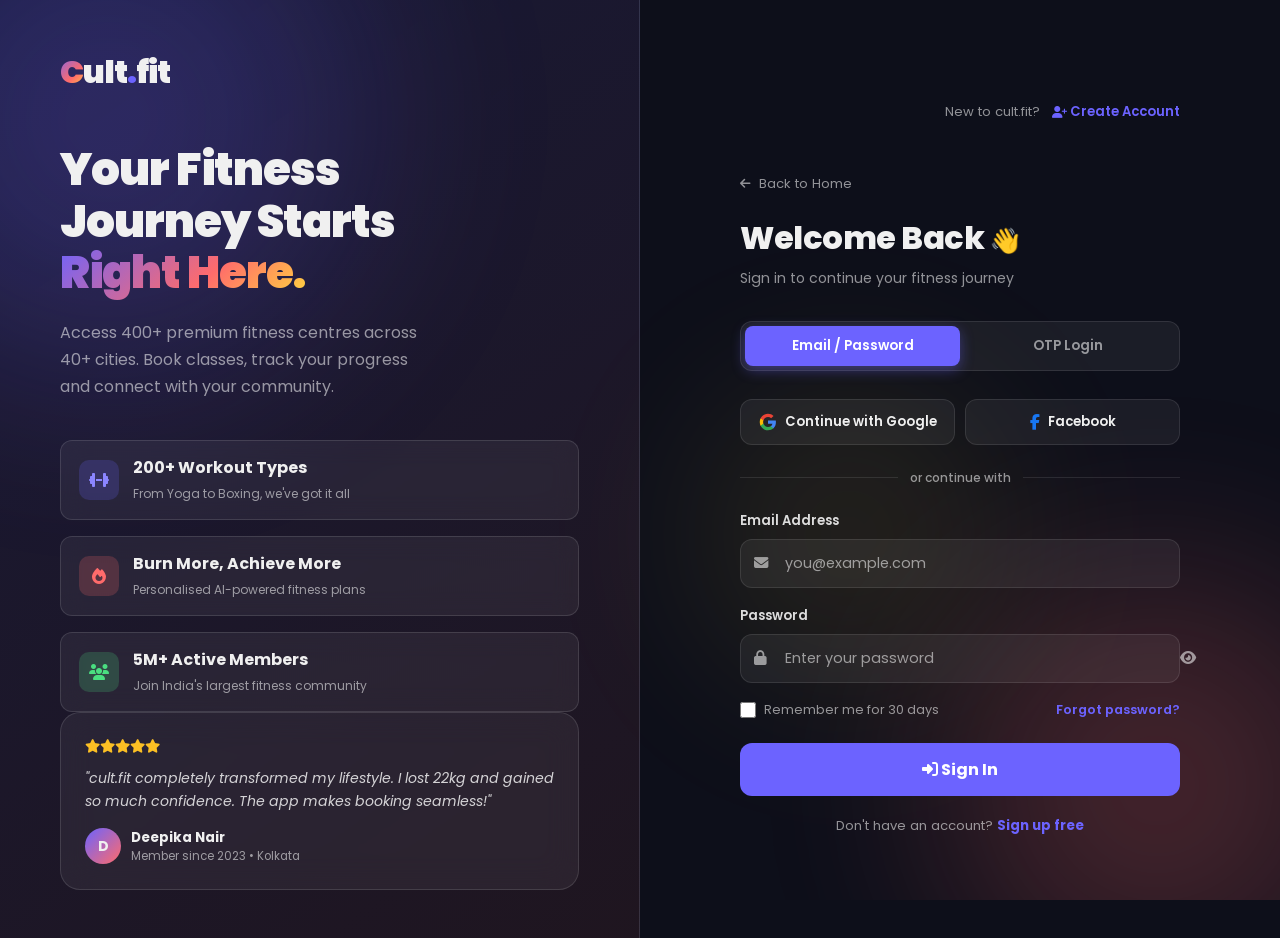
<file: login.html>
﻿<!DOCTYPE html>
<html lang="en">
<head>
  <meta charset="UTF-8" />
  <meta name="viewport" content="width=device-width, initial-scale=1.0" />
  <meta name="description" content="Login to cult.fit - Access your fitness dashboard, book classes and track your progress." />
  <title>Login | cult.fit</title>
  <link rel="preconnect" href="https://fonts.googleapis.com" />
  <link rel="preconnect" href="https://fonts.gstatic.com" crossorigin />
  <link href="https://fonts.googleapis.com/css2?family=Poppins:wght@300;400;500;600;700;800;900&family=Manrope:wght@400;600;700;800&display=swap" rel="stylesheet" />
  <link rel="stylesheet" href="https://cdnjs.cloudflare.com/ajax/libs/font-awesome/6.5.0/css/all.min.css" />
  <style>
    *, *::before, *::after { box-sizing: border-box; margin: 0; padding: 0; }
    html { scroll-behavior: smooth; }
    body { font-family: 'Poppins', sans-serif; background: #0d0f1a; color: #f0f0f0; min-height: 100vh; overflow-x: hidden; }
    a { text-decoration: none; color: inherit; }
    :root {
      --primary: #6c63ff;
      --primary-dark: #5a52e0;
      --accent: #ff6b6b;
      --grad: linear-gradient(135deg, #6c63ff 0%, #ff6b6b 60%, #ffd93d 100%);
      --glass: rgba(255,255,255,0.06);
      --glass-border: rgba(255,255,255,0.12);
      --border: rgba(255,255,255,0.1);
      --text-muted: rgba(255,255,255,0.55);
      --radius: 20px;
      --radius-sm: 12px;
      --error: #f43f5e;
      --success: #4ade80;
    }

    /* BG Orbs */
    .bg-wrap { position: fixed; inset: 0; z-index: 0; overflow: hidden; }
    .orb { position: absolute; border-radius: 50%; filter: blur(90px); opacity: 0.3; animation: orbFloat 10s ease-in-out infinite; }
    .orb-1 { width: 600px; height: 600px; background: radial-gradient(circle, #6c63ff, transparent); top: -20%; left: -15%; }
    .orb-2 { width: 500px; height: 500px; background: radial-gradient(circle, #ff6b6b, transparent); bottom: -15%; right: -10%; animation-delay: 4s; }
    .orb-3 { width: 350px; height: 350px; background: radial-gradient(circle, #ffd93d, transparent); top: 40%; right: 20%; animation-delay: 7s; opacity: 0.15; }
    @keyframes orbFloat { 0%,100%{transform:translate(0,0)}50%{transform:translate(25px,-30px)} }

    /* Layout */
    .page { position: relative; z-index: 1; min-height: 100vh; display: grid; grid-template-columns: 1fr 1fr; }

    /* LEFT PANEL */
    .left-panel { background: linear-gradient(145deg, rgba(108,99,255,0.12) 0%, rgba(255,107,107,0.08) 100%); border-right: 1px solid var(--glass-border); padding: 48px 60px; display: flex; flex-direction: column; justify-content: space-between; position: relative; overflow: hidden; }
    .left-panel::before { content: ''; position: absolute; inset: 0; background: url('https://images.unsplash.com/photo-1534438327276-14e5300c3a48?w=800&q=80') center/cover no-repeat; opacity: 0.08; }
    .lp-top { position: relative; z-index: 1; }
    .brand-logo { font-size: 2rem; font-weight: 900; letter-spacing: -1px; margin-bottom: 48px; display: inline-block; }
    .brand-logo .lc { background: var(--grad); -webkit-background-clip: text; -webkit-text-fill-color: transparent; background-clip: text; }
    .brand-logo .ld { color: #6c63ff; }
    .lp-headline { font-size: clamp(2rem, 3.5vw, 2.8rem); font-weight: 900; line-height: 1.15; letter-spacing: -1px; margin-bottom: 20px; }
    .lp-headline span { background: var(--grad); -webkit-background-clip: text; -webkit-text-fill-color: transparent; background-clip: text; }
    .lp-sub { color: var(--text-muted); font-size: 1rem; line-height: 1.7; max-width: 380px; margin-bottom: 40px; }
    .lp-stats { display: flex; flex-direction: column; gap: 16px; }
    .stat-row { display: flex; align-items: center; gap: 14px; background: var(--glass); border: 1px solid var(--glass-border); border-radius: var(--radius-sm); padding: 14px 18px; backdrop-filter: blur(12px); }
    .stat-ico { width: 40px; height: 40px; border-radius: 10px; display: flex; align-items: center; justify-content: center; font-size: 1rem; flex-shrink: 0; }
    .ico-purple { background: rgba(108,99,255,0.2); color: #8b85ff; }
    .ico-orange { background: rgba(255,107,107,0.2); color: #ff6b6b; }
    .ico-green { background: rgba(74,222,128,0.2); color: #4ade80; }
    .stat-row strong { font-size: 1rem; font-weight: 700; display: block; }
    .stat-row span { font-size: 0.75rem; color: var(--text-muted); }
    .lp-bottom { position: relative; z-index: 1; }
    .testimonial-mini { background: var(--glass); border: 1px solid var(--glass-border); backdrop-filter: blur(16px); border-radius: var(--radius); padding: 24px; }
    .tm-stars { color: #fbbf24; font-size: 0.85rem; margin-bottom: 10px; }
    .tm-text { font-size: 0.88rem; color: rgba(255,255,255,0.8); line-height: 1.65; font-style: italic; margin-bottom: 14px; }
    .tm-author { display: flex; align-items: center; gap: 10px; }
    .tm-av { width: 36px; height: 36px; border-radius: 50%; background: linear-gradient(135deg,#6c63ff,#ff6b6b); display: flex; align-items: center; justify-content: center; font-weight: 700; font-size: 0.9rem; }
    .tm-author h4 { font-size: 0.85rem; font-weight: 700; }
    .tm-author p { font-size: 0.72rem; color: var(--text-muted); }

    /* RIGHT PANEL - FORM */
    .right-panel { padding: 40px 60px; display: flex; align-items: center; justify-content: center; }
    .form-box { width: 100%; max-width: 440px; }
    .form-nav { display: flex; justify-content: flex-end; align-items: center; gap: 12px; margin-bottom: 48px; }
    .form-nav span { font-size: 0.82rem; color: var(--text-muted); }
    .form-nav a { font-size: 0.82rem; font-weight: 600; color: var(--primary); transition: color 0.2s; }
    .form-nav a:hover { color: #ff6b6b; }
    .form-hdr { margin-bottom: 32px; }
    .form-hdr h1 { font-size: 2rem; font-weight: 800; letter-spacing: -0.5px; margin-bottom: 6px; }
    .form-hdr p { font-size: 0.88rem; color: var(--text-muted); }
    /* Tabs */
    .auth-tabs { display: flex; background: rgba(255,255,255,0.06); border: 1px solid var(--border); border-radius: var(--radius-sm); padding: 4px; margin-bottom: 28px; }
    .auth-tab { flex: 1; padding: 10px; text-align: center; font-size: 0.85rem; font-weight: 600; border-radius: 8px; cursor: pointer; transition: all 0.25s; color: var(--text-muted); border: none; background: transparent; font-family: 'Poppins', sans-serif; }
    .auth-tab.active { background: var(--primary); color: white; box-shadow: 0 4px 14px rgba(108,99,255,0.4); }
    /* Social Logins */
    .social-btns { display: flex; gap: 10px; margin-bottom: 24px; }
    .soc-btn { flex: 1; display: flex; align-items: center; justify-content: center; gap: 8px; padding: 12px; background: var(--glass); border: 1.5px solid var(--border); border-radius: var(--radius-sm); font-size: 0.82rem; font-weight: 600; cursor: pointer; transition: all 0.25s; font-family: 'Poppins', sans-serif; color: inherit; }
    .soc-btn:hover { background: rgba(255,255,255,0.12); border-color: rgba(255,255,255,0.2); transform: translateY(-2px); }
    .soc-btn img { width: 18px; height: 18px; }
    .divider { display: flex; align-items: center; gap: 12px; margin-bottom: 24px; }
    .div-line { flex: 1; height: 1px; background: var(--border); }
    .div-text { font-size: 0.75rem; color: var(--text-muted); font-weight: 500; white-space: nowrap; }
    /* Form Fields */
    .fgrp { margin-bottom: 18px; }
    .fgrp label { display: block; font-size: 0.82rem; font-weight: 600; margin-bottom: 8px; color: rgba(255,255,255,0.85); }
    .finput-wrap { position: relative; }
    .finput-wrap i { position: absolute; left: 14px; top: 50%; transform: translateY(-50%); color: var(--text-muted); font-size: 0.9rem; pointer-events: none; }
    .finput-wrap input { width: 100%; background: rgba(255,255,255,0.06); border: 1.5px solid var(--border); border-radius: var(--radius-sm); padding: 13px 44px; color: inherit; font-family: 'Poppins', sans-serif; font-size: 0.9rem; outline: none; transition: all 0.25s; }
    .finput-wrap input::placeholder { color: var(--text-muted); }
    .finput-wrap input:focus { border-color: var(--primary); background: rgba(108,99,255,0.08); box-shadow: 0 0 0 3px rgba(108,99,255,0.15); }
    .finput-wrap input.error { border-color: var(--error); }
    .pwd-toggle { position: absolute; right: 14px; top: 50%; transform: translateY(-50%); background: none; border: none; color: var(--text-muted); cursor: pointer; font-size: 0.9rem; transition: color 0.2s; }
    .pwd-toggle:hover { color: white; }
    .field-error { font-size: 0.73rem; color: var(--error); margin-top: 5px; display: none; }
    .field-error.show { display: block; }
    /* Forgot / Remember */
    .form-meta { display: flex; align-items: center; justify-content: space-between; margin-bottom: 24px; }
    .remember { display: flex; align-items: center; gap: 8px; cursor: pointer; font-size: 0.8rem; color: var(--text-muted); }
    .remember input { width: 16px; height: 16px; accent-color: var(--primary); cursor: pointer; }
    .forgot-link { font-size: 0.8rem; font-weight: 600; color: var(--primary); transition: color 0.2s; }
    .forgot-link:hover { color: #ff6b6b; }
    /* Submit */
    .btn-login { width: 100%; padding: 14px; background: var(--primary); border: none; border-radius: var(--radius-sm); color: white; font-size: 1rem; font-weight: 700; font-family: 'Poppins', sans-serif; cursor: pointer; transition: all 0.3s; display: flex; align-items: center; justify-content: center; gap: 10px; margin-bottom: 20px; position: relative; overflow: hidden; }
    .btn-login::before { content: ''; position: absolute; inset: 0; background: linear-gradient(135deg, rgba(255,255,255,0.15), transparent); opacity: 0; transition: opacity 0.3s; }
    .btn-login:hover { background: var(--primary-dark); transform: translateY(-2px); box-shadow: 0 8px 28px rgba(108,99,255,0.55); }
    .btn-login:hover::before { opacity: 1; }
    .btn-login:active { transform: translateY(0); }
    .btn-login.loading { pointer-events: none; }
    .spinner { width: 18px; height: 18px; border: 2px solid rgba(255,255,255,0.3); border-top-color: white; border-radius: 50%; animation: spin 0.7s linear infinite; display: none; }
    .btn-login.loading .spinner { display: block; }
    .btn-login.loading .btn-txt { display: none; }
    @keyframes spin { to { transform: rotate(360deg); } }
    .signup-txt { text-align: center; font-size: 0.82rem; color: var(--text-muted); }
    .signup-txt a { font-weight: 700; color: var(--primary); transition: color 0.2s; }
    .signup-txt a:hover { color: #ff6b6b; }
    /* OTP Tab */
    .otp-wrap { display: none; }
    .otp-wrap.visible { display: block; }
    .phone-input-wrap { display: flex; gap: 10px; }
    .cc-select { background: rgba(255,255,255,0.06); border: 1.5px solid var(--border); border-radius: var(--radius-sm); padding: 13px 12px; color: inherit; font-family: 'Poppins', sans-serif; font-size: 0.9rem; outline: none; transition: border-color 0.25s; cursor: pointer; min-width: 80px; }
    .cc-select:focus { border-color: var(--primary); }
    .otp-hint { font-size: 0.78rem; color: var(--text-muted); margin-bottom: 18px; }
    .otp-boxes { display: flex; gap: 10px; justify-content: center; margin-bottom: 20px; }
    .otp-box { width: 52px; height: 56px; text-align: center; background: rgba(255,255,255,0.06); border: 1.5px solid var(--border); border-radius: var(--radius-sm); color: inherit; font-family: 'Manrope', sans-serif; font-size: 1.4rem; font-weight: 700; outline: none; transition: all 0.25s; }
    .otp-box:focus { border-color: var(--primary); background: rgba(108,99,255,0.1); box-shadow: 0 0 0 3px rgba(108,99,255,0.15); }
    .resend-wrap { text-align: center; font-size: 0.8rem; color: var(--text-muted); margin-bottom: 20px; }
    .resend-btn { background: none; border: none; color: var(--primary); font-family: 'Poppins', sans-serif; font-size: 0.8rem; font-weight: 600; cursor: pointer; display: none; transition: color 0.2s; }
    .resend-btn.show { display: inline; }
    .resend-btn:hover { color: #ff6b6b; }
    /* Success toast */
    .toast { position: fixed; top: 28px; right: 28px; z-index: 9999; background: rgba(20,24,40,0.97); border: 1px solid rgba(74,222,128,0.4); border-radius: var(--radius-sm); padding: 16px 24px; display: flex; align-items: center; gap: 12px; transform: translateX(120%); transition: transform 0.4s cubic-bezier(0.4,0,0.2,1); box-shadow: 0 8px 32px rgba(0,0,0,0.5); min-width: 280px; }
    .toast.show { transform: translateX(0); }
    .toast-ico { width: 36px; height: 36px; background: rgba(74,222,128,0.15); border-radius: 50%; display: flex; align-items: center; justify-content: center; color: #4ade80; font-size: 1rem; flex-shrink: 0; }
    .toast h4 { font-size: 0.9rem; font-weight: 700; margin-bottom: 2px; }
    .toast p { font-size: 0.78rem; color: var(--text-muted); }
    /* Progress bar */
    .pwd-strength { height: 4px; border-radius: 4px; background: var(--border); margin-top: 8px; overflow: hidden; display: none; }
    .pwd-strength-bar { height: 100%; border-radius: 4px; width: 0; transition: width 0.35s, background 0.35s; }
    .pwd-strength-label { font-size: 0.7rem; margin-top: 4px; display: none; }
    /* Responsive */
    @media (max-width: 860px) {
      .page { grid-template-columns: 1fr; }
      .left-panel { display: none; }
      .right-panel { padding: 40px 24px; align-items: flex-start; padding-top: 60px; }
      .form-box { max-width: 100%; }
    }
    /* Animated gradient border on focus card */
    .form-box::before { content: none; }
    /* Floating label animation on valid */
    .finput-wrap input:valid:not(:placeholder-shown) { border-color: rgba(74,222,128,0.5); }
    /* Back link */
    .back-link { display: inline-flex; align-items: center; gap: 8px; font-size: 0.82rem; color: var(--text-muted); margin-bottom: 20px; transition: color 0.25s; }
    .back-link:hover { color: white; }
    .back-link i { font-size: 0.75rem; }
  </style>
</head>
<body>
  <!-- BG -->
  <div class="bg-wrap">
    <div class="orb orb-1"></div>
    <div class="orb orb-2"></div>
    <div class="orb orb-3"></div>
  </div>

  <!-- SUCCESS TOAST -->
  <div class="toast" id="toast">
    <div class="toast-ico"><i class="fas fa-check"></i></div>
    <div><h4>Login Successful!</h4><p>Welcome back! Redirecting to dashboard...</p></div>
  </div>

  <div class="page">
    <!-- LEFT PANEL -->
    <div class="left-panel">
      <div class="lp-top">
        <a href="index.html" class="brand-logo"><span class="lc">C</span>ult<span class="ld">.</span>fit</a>
        <h2 class="lp-headline">Your Fitness<br/>Journey Starts<br/><span>Right Here.</span></h2>
        <p class="lp-sub">Access 400+ premium fitness centres across 40+ cities. Book classes, track your progress and connect with your community.</p>
        <div class="lp-stats">
          <div class="stat-row"><div class="stat-ico ico-purple"><i class="fas fa-dumbbell"></i></div><div><strong>200+ Workout Types</strong><span>From Yoga to Boxing, we've got it all</span></div></div>
          <div class="stat-row"><div class="stat-ico ico-orange"><i class="fas fa-fire"></i></div><div><strong>Burn More, Achieve More</strong><span>Personalised AI-powered fitness plans</span></div></div>
          <div class="stat-row"><div class="stat-ico ico-green"><i class="fas fa-users"></i></div><div><strong>5M+ Active Members</strong><span>Join India's largest fitness community</span></div></div>
        </div>
      </div>
      <div class="lp-bottom">
        <div class="testimonial-mini">
          <div class="tm-stars"><i class="fas fa-star"></i><i class="fas fa-star"></i><i class="fas fa-star"></i><i class="fas fa-star"></i><i class="fas fa-star"></i></div>
          <p class="tm-text">"cult.fit completely transformed my lifestyle. I lost 22kg and gained so much confidence. The app makes booking seamless!"</p>
          <div class="tm-author"><div class="tm-av">D</div><div><h4>Deepika Nair</h4><p>Member since 2023 &bull; Kolkata</p></div></div>
        </div>
      </div>
    </div>

    <!-- RIGHT PANEL -->
    <div class="right-panel">
      <div class="form-box">
        <div class="form-nav">
          <span>New to cult.fit?</span>
          <a href="#" id="signupNavLink"><i class="fas fa-user-plus" style="font-size:0.75rem"></i> Create Account</a>
        </div>
        <a href="index.html" class="back-link"><i class="fas fa-arrow-left"></i> Back to Home</a>
        <div class="form-hdr">
          <h1>Welcome Back <span style="font-size:1.5rem">&#128075;</span></h1>
          <p>Sign in to continue your fitness journey</p>
        </div>

        <!-- TABS -->
        <div class="auth-tabs">
          <button class="auth-tab active" id="tabEmail" onclick="switchTab('email')">Email / Password</button>
          <button class="auth-tab" id="tabOtp" onclick="switchTab('otp')">OTP Login</button>
        </div>

        <!-- SOCIAL LOGINS -->
        <div class="social-btns">
          <button class="soc-btn" onclick="socialLogin('Google')">
            <svg width="18" height="18" viewBox="0 0 24 24"><path fill="#4285F4" d="M22.56 12.25c0-.78-.07-1.53-.2-2.25H12v4.26h5.92c-.26 1.37-1.04 2.53-2.21 3.31v2.77h3.57c2.08-1.92 3.28-4.74 3.28-8.09z"/><path fill="#34A853" d="M12 23c2.97 0 5.46-.98 7.28-2.66l-3.57-2.77c-.98.66-2.23 1.06-3.71 1.06-2.86 0-5.29-1.93-6.16-4.53H2.18v2.84C3.99 20.53 7.7 23 12 23z"/><path fill="#FBBC05" d="M5.84 14.09c-.22-.66-.35-1.36-.35-2.09s.13-1.43.35-2.09V7.07H2.18C1.43 8.55 1 10.22 1 12s.43 3.45 1.18 4.93l2.85-2.22.81-.62z"/><path fill="#EA4335" d="M12 5.38c1.62 0 3.06.56 4.21 1.64l3.15-3.15C17.45 2.09 14.97 1 12 1 7.7 1 3.99 3.47 2.18 7.07l3.66 2.84c.87-2.6 3.3-4.53 6.16-4.53z"/></svg>
            Continue with Google
          </button>
          <button class="soc-btn" onclick="socialLogin('Facebook')">
            <i class="fab fa-facebook-f" style="color:#1877f2;font-size:1rem"></i>
            Facebook
          </button>
        </div>
        <div class="divider"><div class="div-line"></div><span class="div-text">or continue with</span><div class="div-line"></div></div>

        <!-- EMAIL FORM -->
        <div id="emailForm">
          <div class="fgrp">
            <label for="email">Email Address</label>
            <div class="finput-wrap">
              <i class="fas fa-envelope"></i>
              <input type="email" id="email" placeholder="you@example.com" autocomplete="email" />
            </div>
            <p class="field-error" id="emailErr">Please enter a valid email address</p>
          </div>
          <div class="fgrp">
            <label for="password">Password</label>
            <div class="finput-wrap">
              <i class="fas fa-lock"></i>
              <input type="password" id="password" placeholder="Enter your password" autocomplete="current-password" />
              <button type="button" class="pwd-toggle" id="pwdToggle" aria-label="Toggle password"><i class="fas fa-eye" id="eyeIcon"></i></button>
            </div>
            <p class="field-error" id="pwdErr">Password must be at least 8 characters</p>
          </div>
          <div class="form-meta">
            <label class="remember"><input type="checkbox" id="rememberMe" /> Remember me for 30 days</label>
            <a href="#" class="forgot-link">Forgot password?</a>
          </div>
          <button class="btn-login" id="loginBtn" onclick="handleLogin()">
            <div class="spinner"></div>
            <span class="btn-txt"><i class="fas fa-sign-in-alt"></i> Sign In</span>
          </button>
          <p class="signup-txt">Don't have an account? <a href="#" id="signupLink" onclick="switchToSignup()">Sign up free</a></p>
        </div>

        <!-- OTP FORM -->
        <div class="otp-wrap" id="otpForm">
          <div id="phoneStep">
            <div class="fgrp">
              <label>Mobile Number</label>
              <div class="phone-input-wrap">
                <select class="cc-select">
                  <option>+91</option>
                  <option>+1</option>
                  <option>+44</option>
                  <option>+971</option>
                  <option>+65</option>
                </select>
                <div class="finput-wrap" style="flex:1">
                  <i class="fas fa-mobile-alt"></i>
                  <input type="tel" id="phone" placeholder="Enter mobile number" maxlength="10" autocomplete="tel" />
                </div>
              </div>
              <p class="field-error" id="phoneErr">Please enter a valid 10-digit mobile number</p>
            </div>
            <button class="btn-login" onclick="sendOtp()">
              <span class="btn-txt"><i class="fas fa-paper-plane"></i> Send OTP</span>
            </button>
          </div>
          <div id="otpStep" style="display:none">
            <p class="otp-hint"><i class="fas fa-info-circle" style="color:#6c63ff"></i> OTP sent to your mobile number. Please enter below.</p>
            <div class="otp-boxes">
              <input type="text" class="otp-box" maxlength="1" oninput="otpNav(this,0)" />
              <input type="text" class="otp-box" maxlength="1" oninput="otpNav(this,1)" />
              <input type="text" class="otp-box" maxlength="1" oninput="otpNav(this,2)" />
              <input type="text" class="otp-box" maxlength="1" oninput="otpNav(this,3)" />
              <input type="text" class="otp-box" maxlength="1" oninput="otpNav(this,4)" />
              <input type="text" class="otp-box" maxlength="1" oninput="otpNav(this,5)" />
            </div>
            <div class="resend-wrap">
              <span id="resendTimer">Resend OTP in <strong id="countdown">30</strong>s</span>
              <button class="resend-btn" id="resendBtn" onclick="resendOtp()">Resend OTP</button>
            </div>
            <button class="btn-login" onclick="verifyOtp()">
              <span class="btn-txt"><i class="fas fa-check-circle"></i> Verify & Login</span>
            </button>
            <p style="text-align:center;margin-top:12px"><a href="#" onclick="document.getElementById('otpStep').style.display='none';document.getElementById('phoneStep').style.display='block'" style="font-size:0.8rem;color:var(--text-muted)"><i class="fas fa-arrow-left" style="font-size:0.7rem"></i> Change Number</a></p>
          </div>
          <p class="signup-txt" style="margin-top:20px">Don't have an account? <a href="#" onclick="switchToSignup()">Sign up free</a></p>
        </div>

      </div>
    </div>
  </div>

  <script>
    function switchTab(tab) {
      const emailForm = document.getElementById('emailForm');
      const otpForm = document.getElementById('otpForm');
      const tabEmail = document.getElementById('tabEmail');
      const tabOtp = document.getElementById('tabOtp');
      if (tab === 'email') {
        emailForm.style.display = 'block';
        otpForm.classList.remove('visible');
        tabEmail.classList.add('active');
        tabOtp.classList.remove('active');
      } else {
        emailForm.style.display = 'none';
        otpForm.classList.add('visible');
        tabOtp.classList.add('active');
        tabEmail.classList.remove('active');
      }
    }

    // Password toggle
    document.getElementById('pwdToggle').addEventListener('click', function() {
      const inp = document.getElementById('password');
      const icon = document.getElementById('eyeIcon');
      if (inp.type === 'password') { inp.type = 'text'; icon.classList.replace('fa-eye','fa-eye-slash'); }
      else { inp.type = 'password'; icon.classList.replace('fa-eye-slash','fa-eye'); }
    });

    function handleLogin() {
      const email = document.getElementById('email').value.trim();
      const pwd = document.getElementById('password').value;
      const emailErr = document.getElementById('emailErr');
      const pwdErr = document.getElementById('pwdErr');
      const emailInput = document.getElementById('email');
      const pwdInput = document.getElementById('password');
      let valid = true;

      if (!email || !/^[^\s@]+@[^\s@]+\.[^\s@]+$/.test(email)) {
        emailErr.classList.add('show'); emailInput.classList.add('error'); valid = false;
      } else { emailErr.classList.remove('show'); emailInput.classList.remove('error'); }

      if (!pwd || pwd.length < 8) {
        pwdErr.classList.add('show'); pwdInput.classList.add('error'); valid = false;
      } else { pwdErr.classList.remove('show'); pwdInput.classList.remove('error'); }

      if (!valid) return;

      const btn = document.getElementById('loginBtn');
      btn.classList.add('loading');
      setTimeout(() => {
        btn.classList.remove('loading');
        showToast();
      }, 2000);
    }

    function showToast() {
      const toast = document.getElementById('toast');
      toast.classList.add('show');
      setTimeout(() => toast.classList.remove('show'), 4000);
    }

    function socialLogin(provider) {
      const btn = event.currentTarget;
      const orig = btn.innerHTML;
      btn.innerHTML = '<div class="spinner" style="display:block;width:16px;height:16px;border:2px solid rgba(255,255,255,0.3);border-top-color:white;border-radius:50%;animation:spin 0.7s linear infinite"></div> Connecting...';
      btn.disabled = true;
      setTimeout(() => { btn.innerHTML = orig; btn.disabled = false; showToast(); }, 1800);
    }

    function sendOtp() {
      const phone = document.getElementById('phone').value.trim();
      const phoneErr = document.getElementById('phoneErr');
      if (!phone || !/^\d{10}$/.test(phone)) { phoneErr.classList.add('show'); return; }
      phoneErr.classList.remove('show');
      document.getElementById('phoneStep').style.display = 'none';
      document.getElementById('otpStep').style.display = 'block';
      document.querySelectorAll('.otp-box')[0].focus();
      startCountdown();
    }

    function startCountdown() {
      let t = 30;
      const cdEl = document.getElementById('countdown');
      const timerEl = document.getElementById('resendTimer');
      const resendBtn = document.getElementById('resendBtn');
      timerEl.style.display = 'inline';
      resendBtn.classList.remove('show');
      const iv = setInterval(() => {
        t--;
        cdEl.textContent = t;
        if (t <= 0) {
          clearInterval(iv);
          timerEl.style.display = 'none';
          resendBtn.classList.add('show');
        }
      }, 1000);
    }

    function resendOtp() {
      document.getElementById('resendBtn').classList.remove('show');
      startCountdown();
    }

    function verifyOtp() {
      const boxes = document.querySelectorAll('.otp-box');
      const code = [...boxes].map(b => b.value).join('');
      if (code.length < 6) {
        boxes.forEach(b => { if (!b.value) b.style.borderColor = 'var(--error)'; });
        return;
      }
      showToast();
    }

    function otpNav(el, idx) {
      el.value = el.value.replace(/\D/g,'');
      el.style.borderColor = '';
      const boxes = document.querySelectorAll('.otp-box');
      if (el.value && idx < 5) boxes[idx+1].focus();
    }

    document.querySelectorAll('.otp-box').forEach((box, i) => {
      box.addEventListener('keydown', e => {
        const boxes = document.querySelectorAll('.otp-box');
        if (e.key === 'Backspace' && !box.value && i > 0) boxes[i-1].focus();
      });
    });

    function switchToSignup() {
      alert('Sign Up page — wire this up as needed for your project! :)');
    }

    document.getElementById('signupNavLink').addEventListener('click', e => { e.preventDefault(); switchToSignup(); });

    // Keyboard submit
    document.addEventListener('keydown', e => {
      if (e.key === 'Enter' && document.getElementById('emailForm').style.display !== 'none') handleLogin();
    });
  </script>
</body>
</html>
</file>
